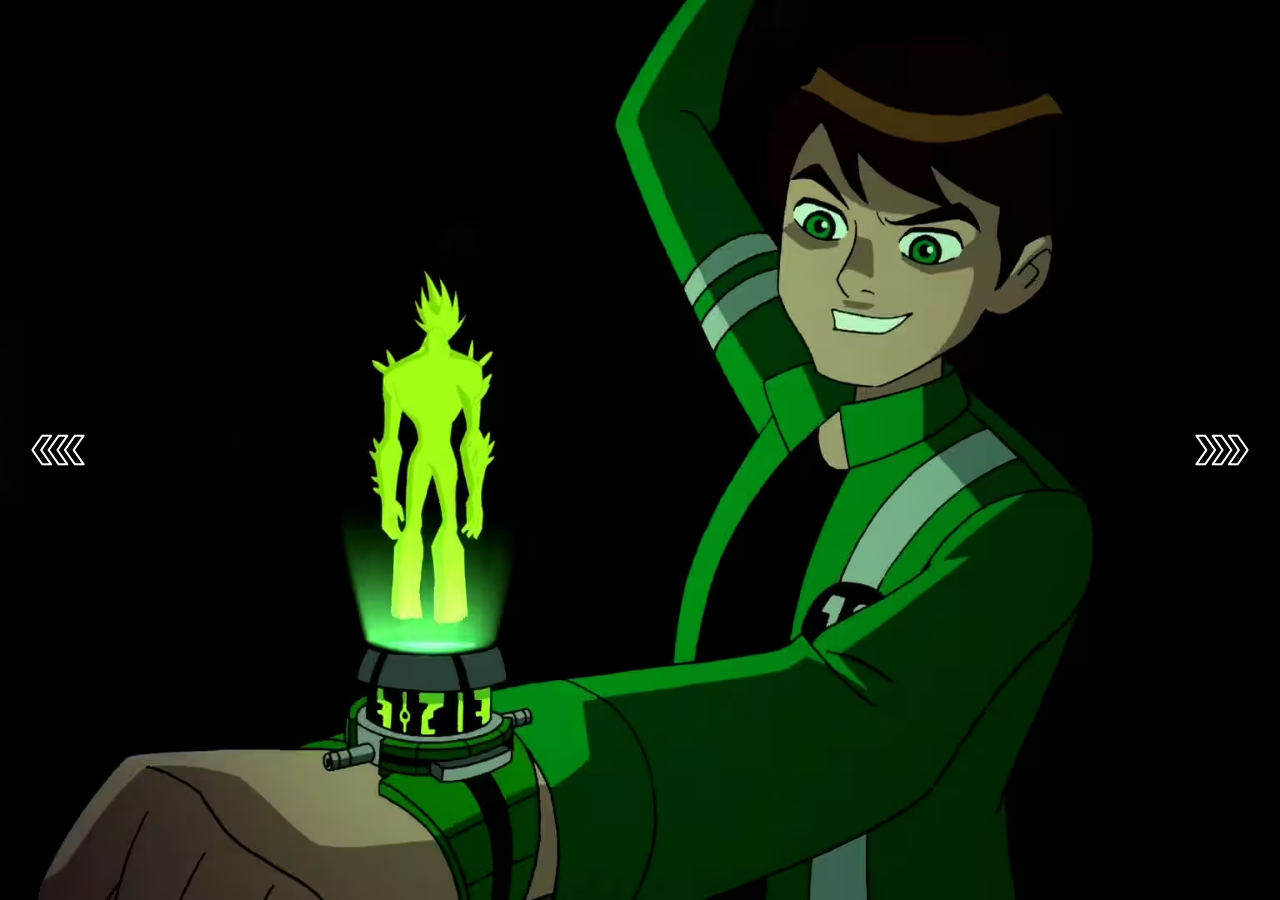
<file: index.html>
<!DOCTYPE html>
<html lang="en">
<head>
  <meta charset="UTF-8">
  <meta name="viewport" content="width=device-width, initial-scale=1.0">
  <title>BEN 10</title>
  <meta name="google" content="notranslate">
  <link rel="shortcut icon" href="assets/favicon.webp" type="image/x-icon">
  <link rel="stylesheet" href="style.css">
</head>
<body style="--clr: #070915; --clr2: #070915;">
  <section style="--bg: url(assets/img-1.avif); ">
    <a href="index7.html"></a>
    <a href="index2.html"></a>
  </section>
</body>
</html>
</file>
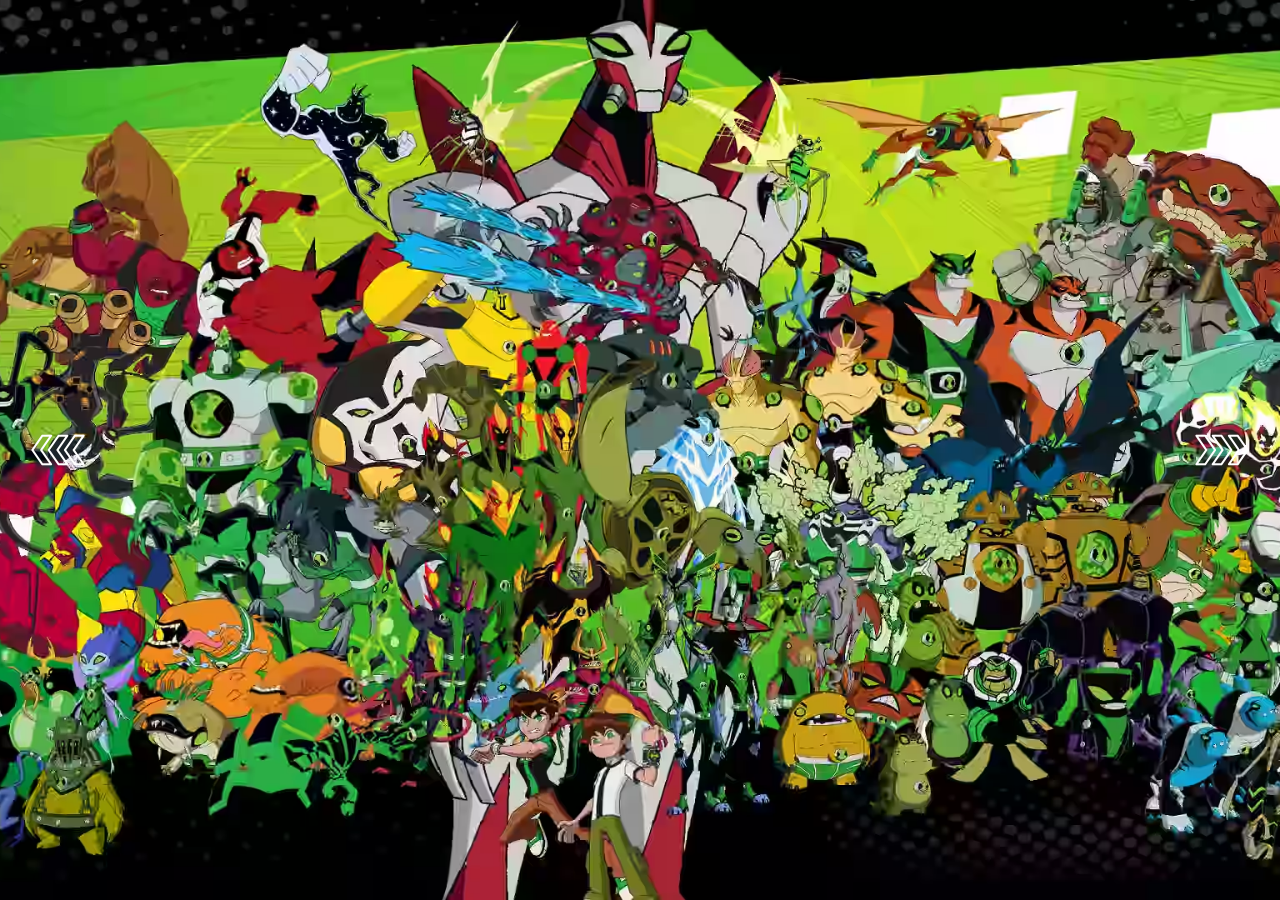
<file: index2.html>
<!DOCTYPE html>
<html lang="en">
<head>
  <meta charset="UTF-8">
  <meta name="viewport" content="width=device-width, initial-scale=1.0">
  <title>BEN 10</title>
  <meta name="google" content="notranslate">
  <link rel="shortcut icon" href="assets/favicon.webp" type="image/x-icon">
  <link rel="stylesheet" href="style.css">
</head>
<body style="--clr: #bfdf1a; --clr2: #000">
  <section style="--bg: url(assets/img-2.avif); ">
    <a href="index.html"></a>
    <a href="index3.html"></a>
  </section>
</body>
</html>
</file>
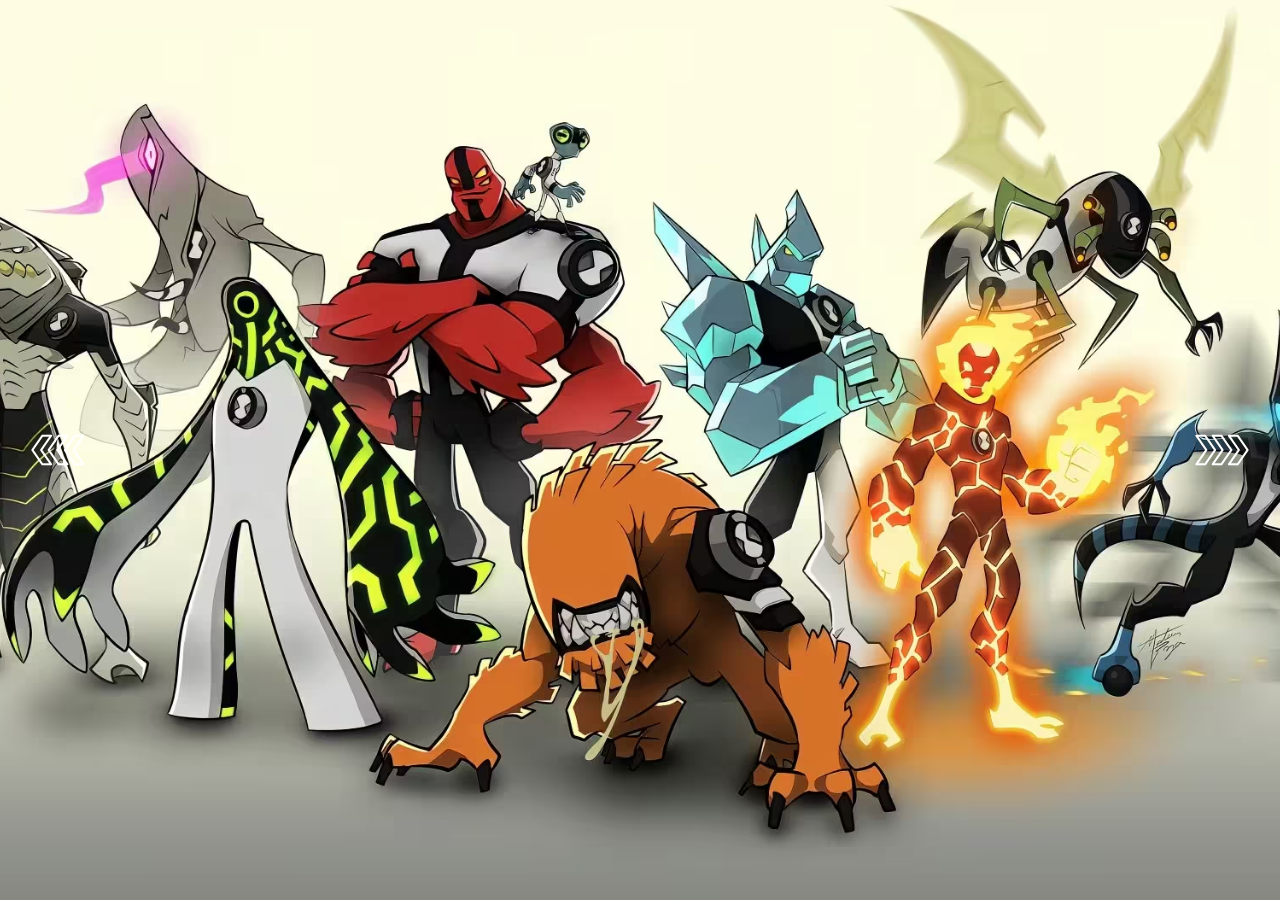
<file: index3.html>
<!DOCTYPE html>
<html lang="en">
<head>
  <meta charset="UTF-8">
  <meta name="viewport" content="width=device-width, initial-scale=1.0">
  <title>BEN 10</title>
  <meta name="google" content="notranslate">
  <link rel="shortcut icon" href="assets/favicon.webp" type="image/x-icon">
  <link rel="stylesheet" href="style.css">
</head>
<body style="--clr: #fefce3;--clr2: #8e918a">
  <section style="--bg: url(assets/img-3.avif)">
    <a href="index2.html"></a>
    <a href="index4.html"></a>
  </section>
</body>
</html>
</file>
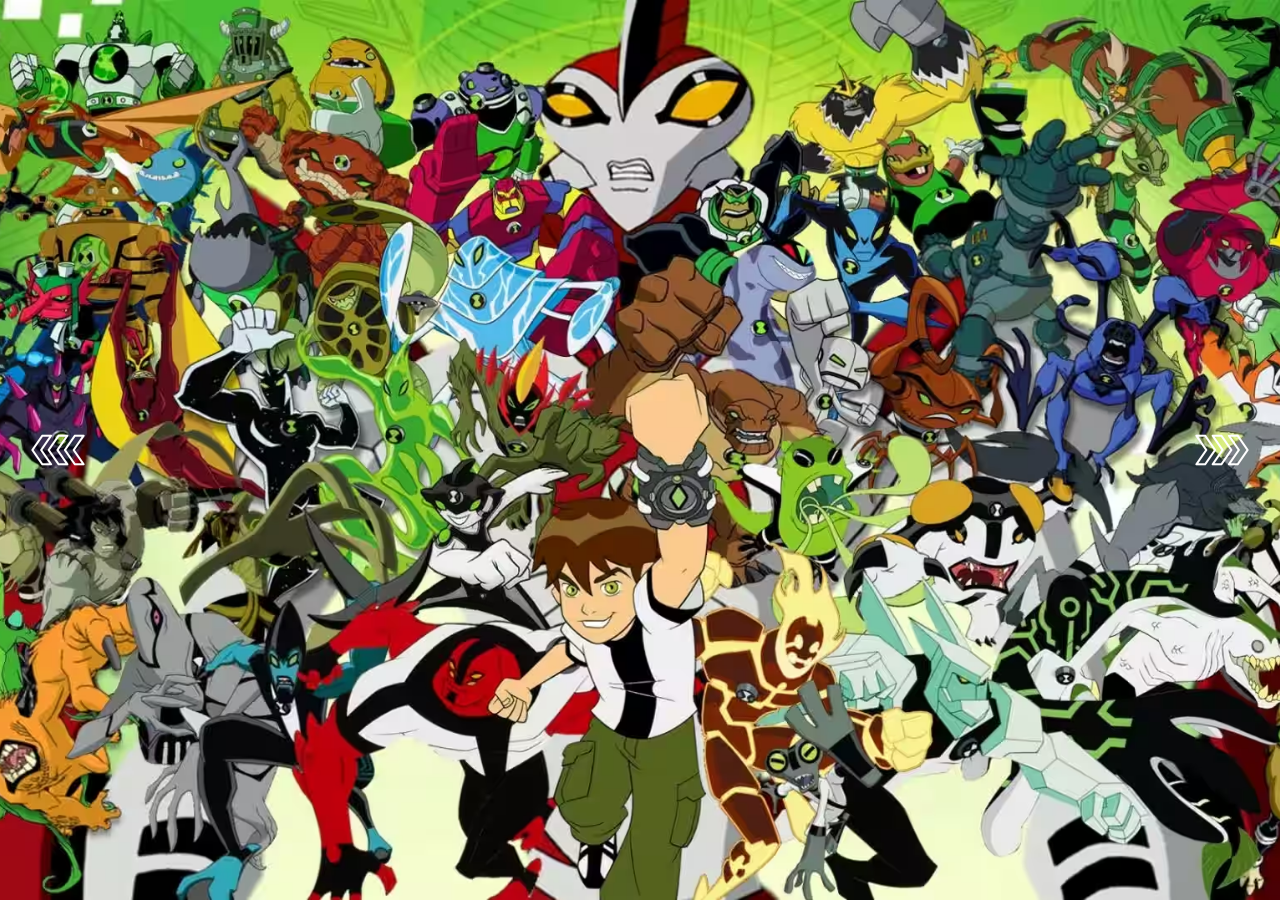
<file: index4.html>
<!DOCTYPE html>
<html lang="en">
<head>
  <meta charset="UTF-8">
  <meta name="viewport" content="width=device-width, initial-scale=1.0">
  <title>BEN 10</title>
  <meta name="google" content="notranslate">
  <link rel="shortcut icon" href="assets/favicon.webp" type="image/x-icon">
  <link rel="stylesheet" href="style.css">
</head>
<body style="--clr: #369d2a; --clr2: #369d2a">
  <section style="--bg: url(assets/img-4.avif)">
    <a href="index3.html"></a>
    <a href="index5.html"></a>
  </section>
</body>
</html>
</file>
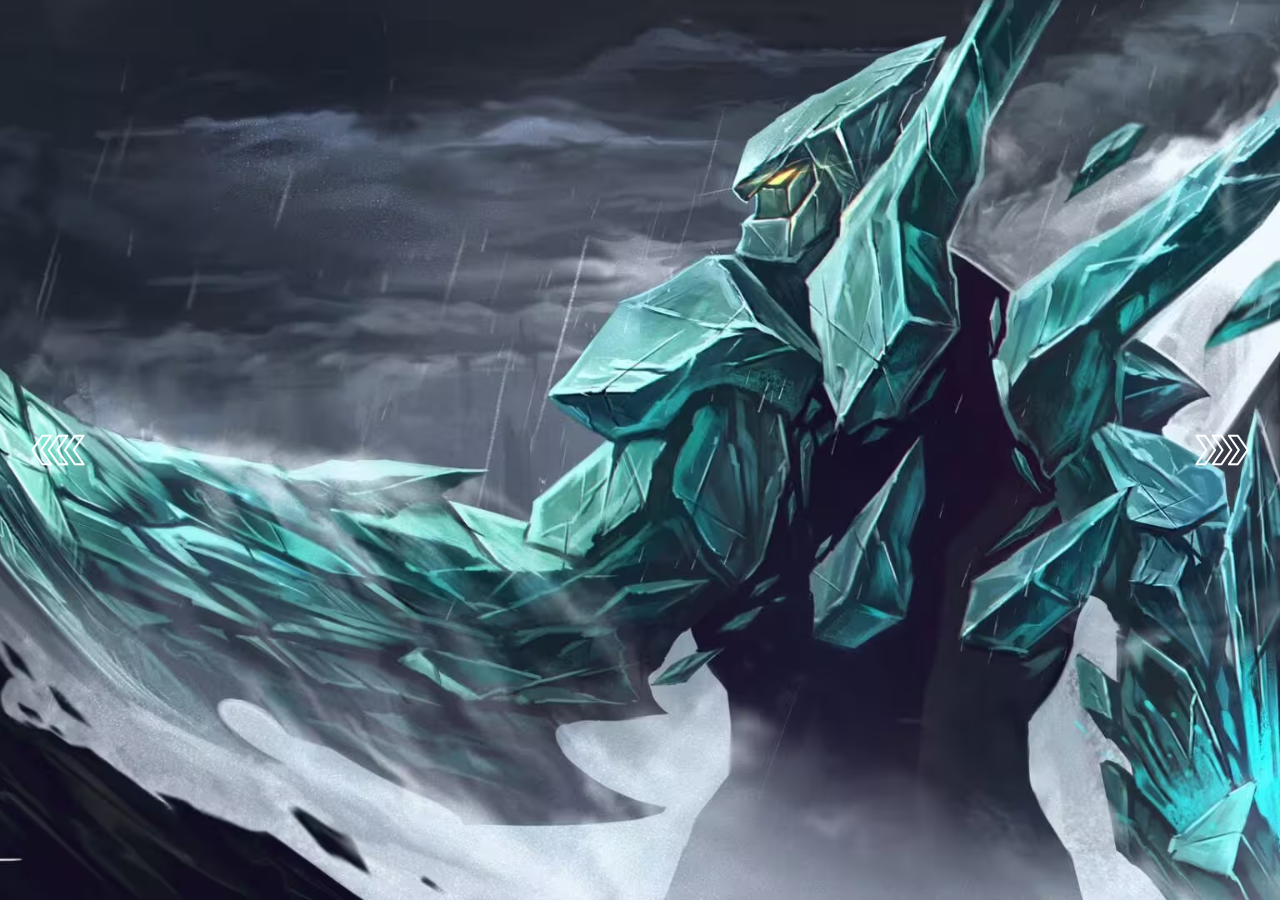
<file: index5.html>
<!DOCTYPE html>
<html lang="en">
<head>
  <meta charset="UTF-8">
  <meta name="viewport" content="width=device-width, initial-scale=1.0">
  <title>BEN 10</title>
  <meta name="google" content="notranslate">
  <link rel="shortcut icon" href="assets/favicon.webp" type="image/x-icon">
  <link rel="stylesheet" href="style.css">

</head>
<body style="--clr: #1f232e; --clr2: #cbd8e1">
  <section style="--bg: url(assets/img-5.avif)">
    <a href="index4.html"></a>
    <a href="index6.html"></a>
  </section>
</body>
</html>
</file>
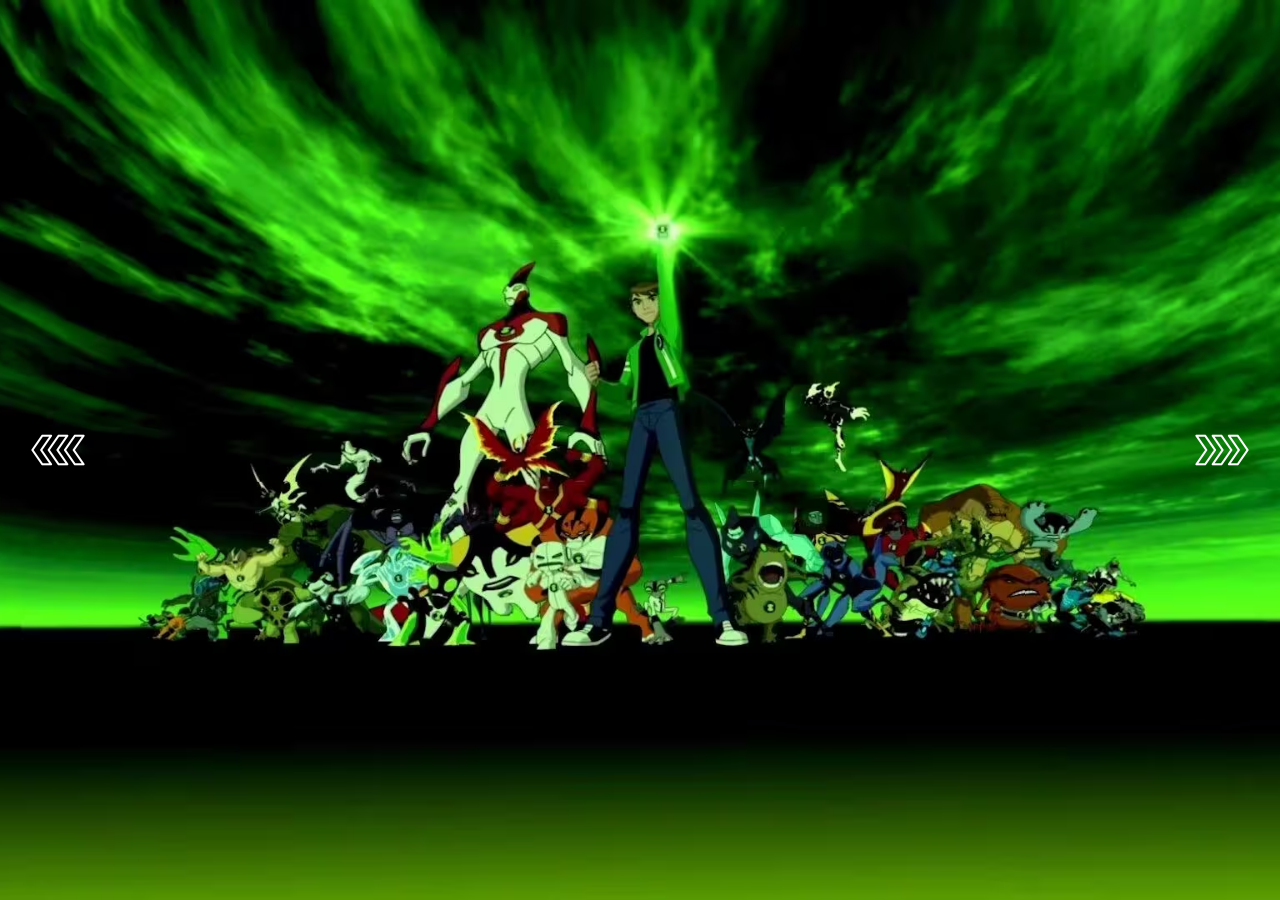
<file: index6.html>
<!DOCTYPE html>
<html lang="en">
  <head>
    <meta charset="UTF-8" />
    <meta name="viewport" content="width=device-width, initial-scale=1.0" />
    <title>BEN 10</title>
    <meta name="google" content="notranslate" />
    <link rel="shortcut icon" href="assets/favicon.webp" type="image/x-icon" />
    <link rel="stylesheet" href="style.css" />
  </head>
  <body style="--clr: #50f41a; --clr2: #000">
    <section style="--bg: url(assets/img-6.avif)">
      <a href="index5.html"></a>
      <a href="index7.html"></a>
    </section>
  </body>
</html>
</file>
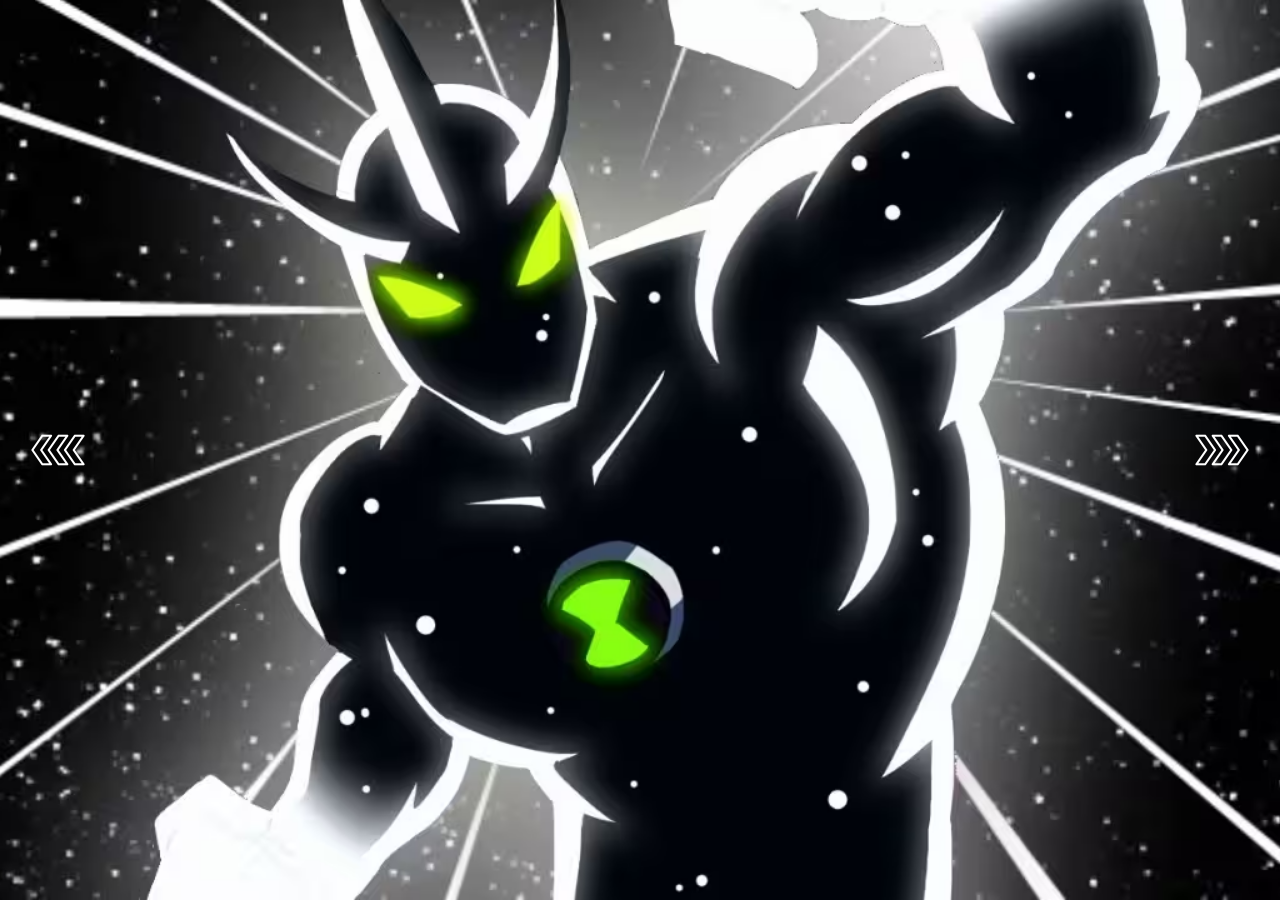
<file: index7.html>
<!DOCTYPE html>
<html lang="en">
  <head>
    <meta charset="UTF-8" />
    <meta name="viewport" content="width=device-width, initial-scale=1.0" />
    <title>BEN 10</title>
    <meta name="google" content="notranslate" />
    <link rel="shortcut icon" href="assets/favicon.webp" type="image/x-icon" />
    <link rel="stylesheet" href="style.css" />
  </head>
  <body style="--clr: #000; --clr2: #000">
    <section style="--bg: url(assets/img-7.avif)">
      <a href="index6.html"></a>
      <a href="index.html"></a>
    </section>
  </body>
</html>
</file>
<file: style.css>
*,
*::after,
*::before {
  box-sizing: border-box;
  margin: 0;
  padding: 0;
  font-family: sans-serif, system-ui, -apple-system, BlinkMacSystemFont,
    'Segoe UI', Roboto, Oxygen, Ubuntu, Cantarell, 'Open Sans', 'Helvetica Neue';
  -webkit-tap-highlight-color: transparent;
}

html {
  scroll-behavior: smooth;
  scrollbar-width: thin;
}

body {
  height: 100vh;
  width: 100%;
  display: flex;
  flex-wrap: wrap;
  place-content: center;
  background-image: linear-gradient(to bottom, var(--clr), var(--clr2));
  overflow: hidden;
}

@view-transition {
  navigation: auto;
}

section {
  background-image: var(--bg);
  background-size: cover;
  background-position: center;
  position: fixed;
  width: 100%;
  height: 100%;
  inset: 0;
  display: flex;
  view-transition-name: section;

  &::before,
  &::after {
    content: '';
    display: block;
    width: 5vmax;
    height: 5vmax;
    position: absolute;
    top: 50%;
    transform: translateY(-50%);
    pointer-events: none;
    background-image: url('assets/arrow.png');
    background-size: cover;
    background-position: center;
    background-blend-mode: multiply;
    filter: invert(1);
  }

  &::before {
    left: 2vmax;
    transform: translateY(-50%) scaleX(-1);
  }

  &::after {
    right: 2vmax;
  }

  a {
    width: 50%;
    height: 100%;
    display: block;
    background-color: transparent;
  }
}

::view-transition-new(section) {
  animation: fadeIn 1s ease forwards;
}

::view-transition-old(section) {
  animation: fadeIn 1s ease reverse forwards;
}

@keyframes fadeIn {
  0% {
    scale: 0;
    transform: translateX(-50%);
  }
  100% {
    scale: 1;
    transform: translateX(0%);
  }
}
</file>
